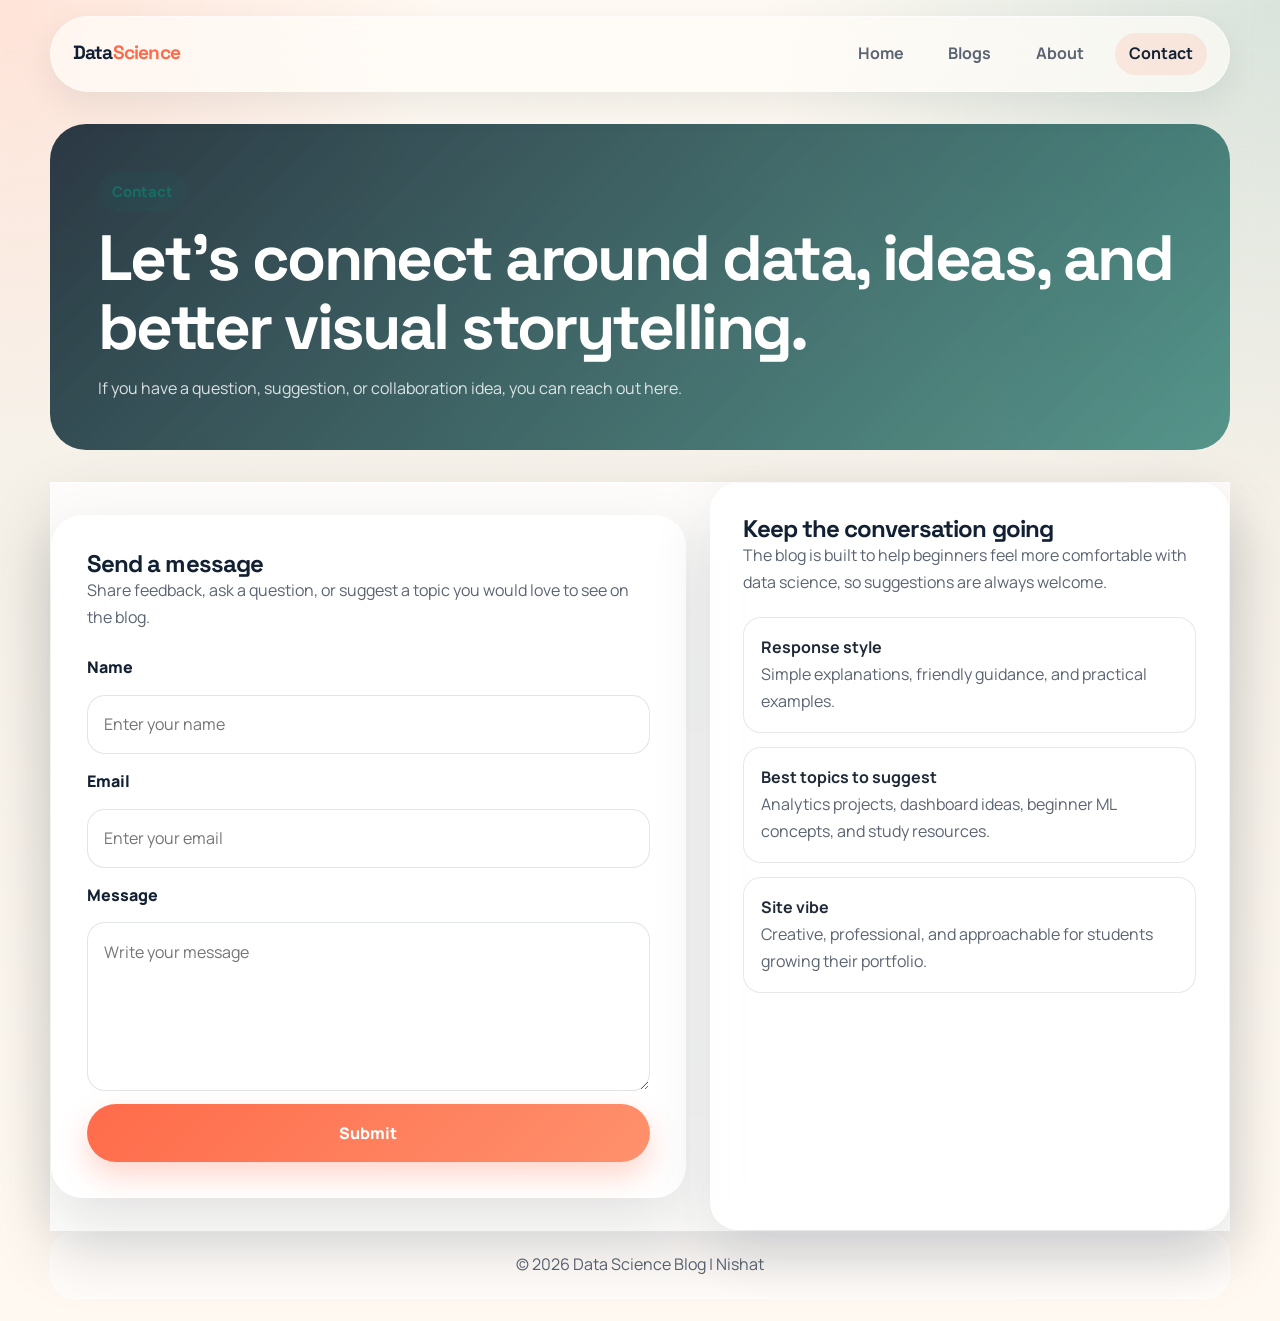
<file: contact.html>
<!DOCTYPE html>
<html lang="en">
<head>
  <!-- Google tag (gtag.js) -->
<script async src="https://www.googletagmanager.com/gtag/js?id=G-6S805C29V1"></script>
<script>
  window.dataLayer = window.dataLayer || [];
  function gtag(){dataLayer.push(arguments);}
  gtag('js', new Date());

  gtag('config', 'G-6S805C29V1');
</script>
  <meta charset="UTF-8">
  <meta name="viewport" content="width=device-width, initial-scale=1.0">
  <title>Contact</title>
  <link rel="stylesheet" href="style.css">
  <link rel="stylesheet" href="https://cdnjs.cloudflare.com/ajax/libs/font-awesome/6.5.0/css/all.min.css">
</head>
<body>
<header class="navbar">
  <div class="logo">Data<span>Science</span></div>
  <nav>
    <a href="index.html">Home</a>
    <a href="blog.html">Blogs</a>
    <a href="about.html">About</a>
    <a href="contact.html" class="active">Contact</a>
  </nav>
</header>

<section class="page-hero" style="background: url('https://images.unsplash.com/photo-1517048676732-d65bc937f952?auto=format&fit=crop&w=1400&q=80') center/cover;">
  <span class="eyebrow">Contact</span>
  <h1>Let’s connect around data, ideas, and better visual storytelling.</h1>
  <p>If you have a question, suggestion, or collaboration idea, you can reach out here.</p>
</section>

<section class="contact-grid">
  <div class="post-container">
    <h2>Send a message</h2>
    <p>Share feedback, ask a question, or suggest a topic you would love to see on the blog.</p>
    <form onsubmit="submitForm(event)">
      <label for="name">Name</label>
      <input id="name" type="text" placeholder="Enter your name" required>

      <label for="email">Email</label>
      <input id="email" type="email" placeholder="Enter your email" required>

      <label for="message">Message</label>
      <textarea id="message" rows="5" placeholder="Write your message" required></textarea>

      <button type="submit">Submit</button>
    </form>
  </div>
  <div class="panel">
    <h2>Keep the conversation going</h2>
    <p>The blog is built to help beginners feel more comfortable with data science, so suggestions are always welcome.</p>
    <div class="contact-list">
      <div class="contact-item">
        <strong>Response style</strong>
        <p>Simple explanations, friendly guidance, and practical examples.</p>
      </div>
      <div class="contact-item">
        <strong>Best topics to suggest</strong>
        <p>Analytics projects, dashboard ideas, beginner ML concepts, and study resources.</p>
      </div>
      <div class="contact-item">
        <strong>Site vibe</strong>
        <p>Creative, professional, and approachable for students growing their portfolio.</p>
      </div>
    </div>
  </div>
</section>

<footer>
  <p>&copy; 2026 Data Science Blog | Nishat</p>
</footer>

<script src="script.js"></script>
</body>
</html>
</file>
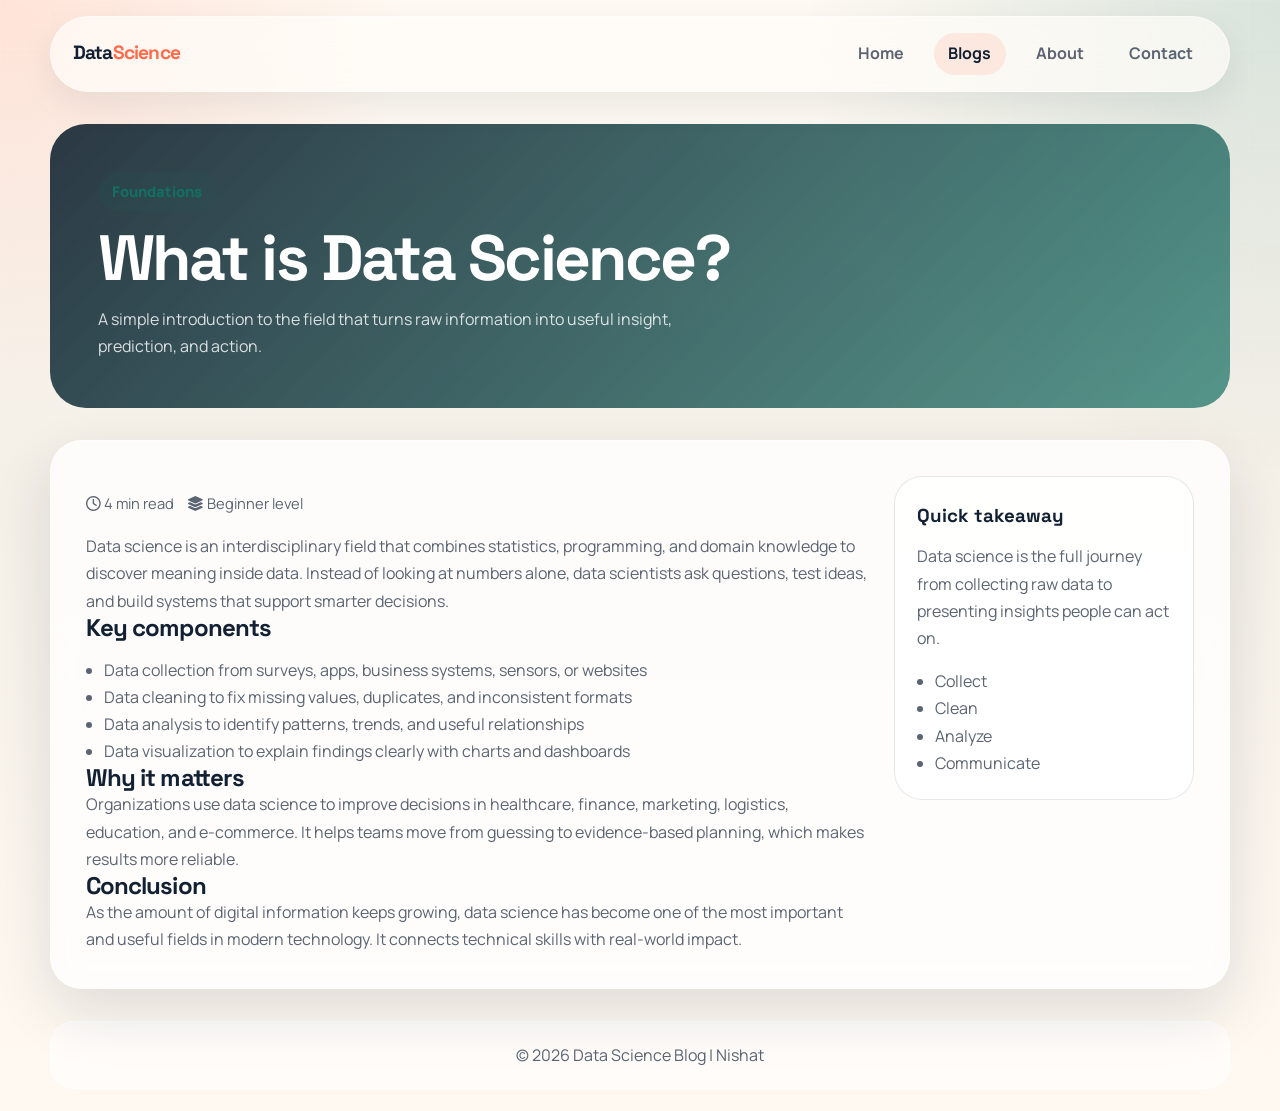
<file: post1.html>
<!DOCTYPE html>
<html lang="en">
<head>
  <!-- Google tag (gtag.js) -->
<script async src="https://www.googletagmanager.com/gtag/js?id=G-6S805C29V1"></script>
<script>
  window.dataLayer = window.dataLayer || [];
  function gtag(){dataLayer.push(arguments);}
  gtag('js', new Date());

  gtag('config', 'G-6S805C29V1');
</script>
  <meta charset="UTF-8">
  <meta name="viewport" content="width=device-width, initial-scale=1.0">
  <title>What is Data Science?</title>
  <link rel="stylesheet" href="style.css">
  <link rel="stylesheet" href="https://cdnjs.cloudflare.com/ajax/libs/font-awesome/6.5.0/css/all.min.css">
</head>
<body>
<header class="navbar">
  <div class="logo">Data<span>Science</span></div>
  <nav>
    <a href="index.html">Home</a>
    <a href="blog.html" class="active">Blogs</a>
    <a href="about.html">About</a>
    <a href="contact.html">Contact</a>
  </nav>
</header>

<section class="post-hero" style="background: url('https://images.unsplash.com/photo-1551288049-bebda4e38f71?auto=format&fit=crop&w=1400&q=80') center/cover;">
  <span class="eyebrow">Foundations</span>
  <h1>What is Data Science?</h1>
  <p class="post-lead">A simple introduction to the field that turns raw information into useful insight, prediction, and action.</p>
</section>

<section class="post-container post-layout">
  <article>
    <div class="meta-row">
      <span><i class="fa-regular fa-clock"></i> 4 min read</span>
      <span><i class="fa-solid fa-layer-group"></i> Beginner level</span>
    </div>
    <p>
      Data science is an interdisciplinary field that combines statistics, programming, and domain knowledge
      to discover meaning inside data. Instead of looking at numbers alone, data scientists ask questions,
      test ideas, and build systems that support smarter decisions.
    </p>
    <h2>Key components</h2>
    <ul>
      <li>Data collection from surveys, apps, business systems, sensors, or websites</li>
      <li>Data cleaning to fix missing values, duplicates, and inconsistent formats</li>
      <li>Data analysis to identify patterns, trends, and useful relationships</li>
      <li>Data visualization to explain findings clearly with charts and dashboards</li>
    </ul>
    <h2>Why it matters</h2>
    <p>
      Organizations use data science to improve decisions in healthcare, finance, marketing, logistics, education,
      and e-commerce. It helps teams move from guessing to evidence-based planning, which makes results more reliable.
    </p>
    <h2>Conclusion</h2>
    <p>
      As the amount of digital information keeps growing, data science has become one of the most important and useful
      fields in modern technology. It connects technical skills with real-world impact.
    </p>
  </article>
  <aside class="sidebar-note">
    <h3>Quick takeaway</h3>
    <p>Data science is the full journey from collecting raw data to presenting insights people can act on.</p>
    <ul>
      <li>Collect</li>
      <li>Clean</li>
      <li>Analyze</li>
      <li>Communicate</li>
    </ul>
  </aside>
</section>

<footer>
  <p>&copy; 2026 Data Science Blog | Nishat</p>
</footer>
</body>
</html>
</file>
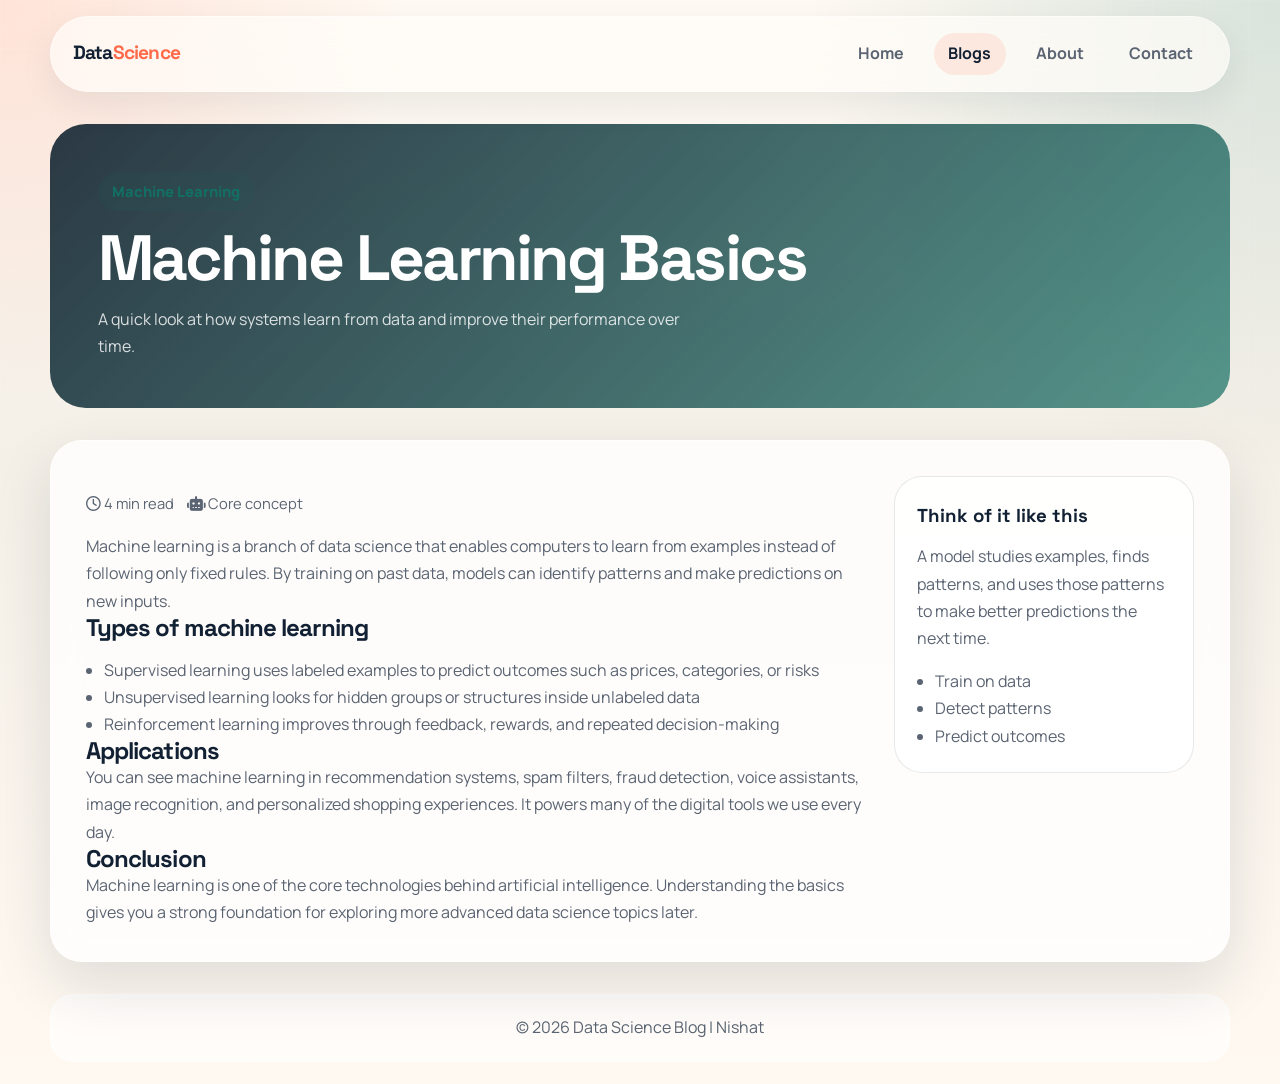
<file: post2.html>
<!DOCTYPE html>
<html lang="en">
<head>
  <!-- Google tag (gtag.js) -->
<script async src="https://www.googletagmanager.com/gtag/js?id=G-6S805C29V1"></script>
<script>
  window.dataLayer = window.dataLayer || [];
  function gtag(){dataLayer.push(arguments);}
  gtag('js', new Date());

  gtag('config', 'G-6S805C29V1');
</script>
  <meta charset="UTF-8">
  <meta name="viewport" content="width=device-width, initial-scale=1.0">
  <title>Machine Learning Basics</title>
  <link rel="stylesheet" href="style.css">
  <link rel="stylesheet" href="https://cdnjs.cloudflare.com/ajax/libs/font-awesome/6.5.0/css/all.min.css">
</head>
<body>
<header class="navbar">
  <div class="logo">Data<span>Science</span></div>
  <nav>
    <a href="index.html">Home</a>
    <a href="blog.html" class="active">Blogs</a>
    <a href="about.html">About</a>
    <a href="contact.html">Contact</a>
  </nav>
</header>

<section class="post-hero" style="background: url('https://images.unsplash.com/photo-1527474305487-b87b222841cc?auto=format&fit=crop&w=1400&q=80') center/cover;">
  <span class="eyebrow">Machine Learning</span>
  <h1>Machine Learning Basics</h1>
  <p class="post-lead">A quick look at how systems learn from data and improve their performance over time.</p>
</section>

<section class="post-container post-layout">
  <article>
    <div class="meta-row">
      <span><i class="fa-regular fa-clock"></i> 4 min read</span>
      <span><i class="fa-solid fa-robot"></i> Core concept</span>
    </div>
    <p>
      Machine learning is a branch of data science that enables computers to learn from examples instead of following only
      fixed rules. By training on past data, models can identify patterns and make predictions on new inputs.
    </p>
    <h2>Types of machine learning</h2>
    <ul>
      <li>Supervised learning uses labeled examples to predict outcomes such as prices, categories, or risks</li>
      <li>Unsupervised learning looks for hidden groups or structures inside unlabeled data</li>
      <li>Reinforcement learning improves through feedback, rewards, and repeated decision-making</li>
    </ul>
    <h2>Applications</h2>
    <p>
      You can see machine learning in recommendation systems, spam filters, fraud detection, voice assistants,
      image recognition, and personalized shopping experiences. It powers many of the digital tools we use every day.
    </p>
    <h2>Conclusion</h2>
    <p>
      Machine learning is one of the core technologies behind artificial intelligence. Understanding the basics gives you
      a strong foundation for exploring more advanced data science topics later.
    </p>
  </article>
  <aside class="sidebar-note">
    <h3>Think of it like this</h3>
    <p>A model studies examples, finds patterns, and uses those patterns to make better predictions the next time.</p>
    <ul>
      <li>Train on data</li>
      <li>Detect patterns</li>
      <li>Predict outcomes</li>
    </ul>
  </aside>
</section>

<footer>
  <p>&copy; 2026 Data Science Blog | Nishat</p>
</footer>
</body>
</html>
</file>
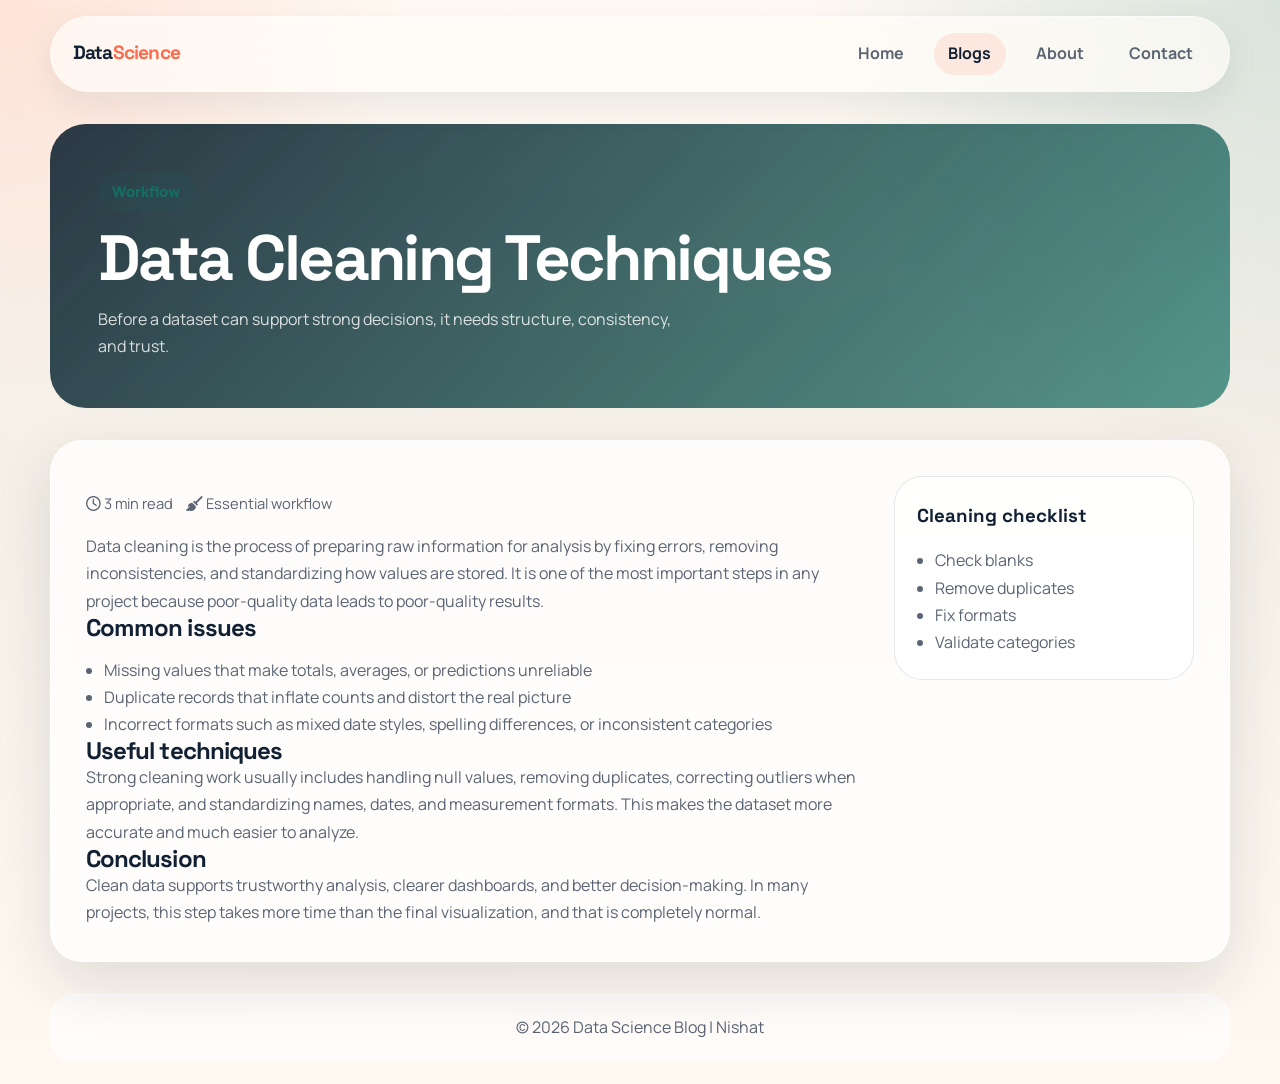
<file: post3.html>
<!DOCTYPE html>
<html lang="en">
<head>
  <!-- Google tag (gtag.js) -->
<script async src="https://www.googletagmanager.com/gtag/js?id=G-6S805C29V1"></script>
<script>
  window.dataLayer = window.dataLayer || [];
  function gtag(){dataLayer.push(arguments);}
  gtag('js', new Date());

  gtag('config', 'G-6S805C29V1');
</script>
  <meta charset="UTF-8">
  <meta name="viewport" content="width=device-width, initial-scale=1.0">
  <title>Data Cleaning Techniques</title>
  <link rel="stylesheet" href="style.css">
  <link rel="stylesheet" href="https://cdnjs.cloudflare.com/ajax/libs/font-awesome/6.5.0/css/all.min.css">
</head>
<body>
<header class="navbar">
  <div class="logo">Data<span>Science</span></div>
  <nav>
    <a href="index.html">Home</a>
    <a href="blog.html" class="active">Blogs</a>
    <a href="about.html">About</a>
    <a href="contact.html">Contact</a>
  </nav>
</header>

<section class="post-hero" style="background: url('https://images.unsplash.com/photo-1454165804606-c3d57bc86b40?auto=format&fit=crop&w=1400&q=80') center/cover;">
  <span class="eyebrow">Workflow</span>
  <h1>Data Cleaning Techniques</h1>
  <p class="post-lead">Before a dataset can support strong decisions, it needs structure, consistency, and trust.</p>
</section>

<section class="post-container post-layout">
  <article>
    <div class="meta-row">
      <span><i class="fa-regular fa-clock"></i> 3 min read</span>
      <span><i class="fa-solid fa-broom"></i> Essential workflow</span>
    </div>
    <p>
      Data cleaning is the process of preparing raw information for analysis by fixing errors, removing inconsistencies,
      and standardizing how values are stored. It is one of the most important steps in any project because poor-quality data
      leads to poor-quality results.
    </p>
    <h2>Common issues</h2>
    <ul>
      <li>Missing values that make totals, averages, or predictions unreliable</li>
      <li>Duplicate records that inflate counts and distort the real picture</li>
      <li>Incorrect formats such as mixed date styles, spelling differences, or inconsistent categories</li>
    </ul>
    <h2>Useful techniques</h2>
    <p>
      Strong cleaning work usually includes handling null values, removing duplicates, correcting outliers when appropriate,
      and standardizing names, dates, and measurement formats. This makes the dataset more accurate and much easier to analyze.
    </p>
    <h2>Conclusion</h2>
    <p>
      Clean data supports trustworthy analysis, clearer dashboards, and better decision-making. In many projects, this step
      takes more time than the final visualization, and that is completely normal.
    </p>
  </article>
  <aside class="sidebar-note">
    <h3>Cleaning checklist</h3>
    <ul>
      <li>Check blanks</li>
      <li>Remove duplicates</li>
      <li>Fix formats</li>
      <li>Validate categories</li>
    </ul>
  </aside>
</section>

<footer>
  <p>&copy; 2026 Data Science Blog | Nishat</p>
</footer>
</body>
</html>
</file>
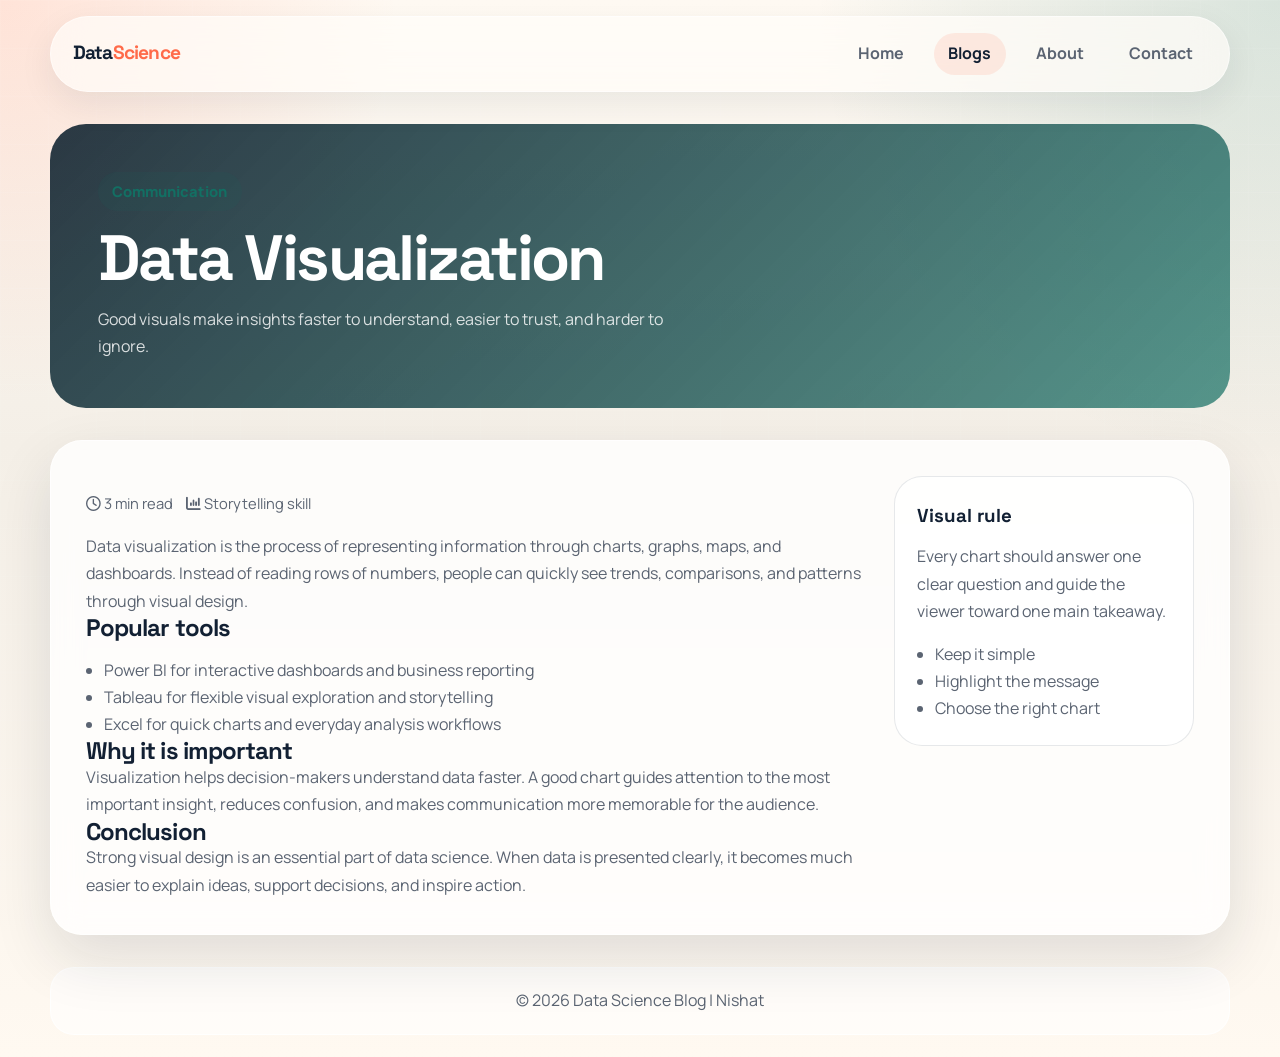
<file: post4.html>
<!DOCTYPE html>
<html lang="en">
<head>
  <!-- Google tag (gtag.js) -->
<script async src="https://www.googletagmanager.com/gtag/js?id=G-6S805C29V1"></script>
<script>
  window.dataLayer = window.dataLayer || [];
  function gtag(){dataLayer.push(arguments);}
  gtag('js', new Date());

  gtag('config', 'G-6S805C29V1');
</script>
  <meta charset="UTF-8">
  <meta name="viewport" content="width=device-width, initial-scale=1.0">
  <title>Data Visualization</title>
  <link rel="stylesheet" href="style.css">
  <link rel="stylesheet" href="https://cdnjs.cloudflare.com/ajax/libs/font-awesome/6.5.0/css/all.min.css">
</head>
<body>
<header class="navbar">
  <div class="logo">Data<span>Science</span></div>
  <nav>
    <a href="index.html">Home</a>
    <a href="blog.html" class="active">Blogs</a>
    <a href="about.html">About</a>
    <a href="contact.html">Contact</a>
  </nav>
</header>

<section class="post-hero" style="background: url('https://images.unsplash.com/photo-1460925895917-afdab827c52f?auto=format&fit=crop&w=1400&q=80') center/cover;">
  <span class="eyebrow">Communication</span>
  <h1>Data Visualization</h1>
  <p class="post-lead">Good visuals make insights faster to understand, easier to trust, and harder to ignore.</p>
</section>

<section class="post-container post-layout">
  <article>
    <div class="meta-row">
      <span><i class="fa-regular fa-clock"></i> 3 min read</span>
      <span><i class="fa-solid fa-chart-column"></i> Storytelling skill</span>
    </div>
    <p>
      Data visualization is the process of representing information through charts, graphs, maps, and dashboards.
      Instead of reading rows of numbers, people can quickly see trends, comparisons, and patterns through visual design.
    </p>
    <h2>Popular tools</h2>
    <ul>
      <li>Power BI for interactive dashboards and business reporting</li>
      <li>Tableau for flexible visual exploration and storytelling</li>
      <li>Excel for quick charts and everyday analysis workflows</li>
    </ul>
    <h2>Why it is important</h2>
    <p>
      Visualization helps decision-makers understand data faster. A good chart guides attention to the most important insight,
      reduces confusion, and makes communication more memorable for the audience.
    </p>
    <h2>Conclusion</h2>
    <p>
      Strong visual design is an essential part of data science. When data is presented clearly, it becomes much easier to
      explain ideas, support decisions, and inspire action.
    </p>
  </article>
  <aside class="sidebar-note">
    <h3>Visual rule</h3>
    <p>Every chart should answer one clear question and guide the viewer toward one main takeaway.</p>
    <ul>
      <li>Keep it simple</li>
      <li>Highlight the message</li>
      <li>Choose the right chart</li>
    </ul>
  </aside>
</section>

<footer>
  <p>&copy; 2026 Data Science Blog | Nishat</p>
</footer>
</body>
</html>
</file>
<file: style.css>
@import url('https://fonts.googleapis.com/css2?family=Manrope:wght@400;500;700;800&family=Space+Grotesk:wght@500;700&display=swap');

:root {
  --bg: #f4efe7;
  --surface: rgba(255, 255, 255, 0.78);
  --text: #1f2937;
  --muted: #5b6472;
  --heading: #122033;
  --primary: #ff6b4a;
  --secondary: #136f63;
  --border: rgba(18, 32, 51, 0.1);
  --shadow: 0 24px 60px rgba(18, 32, 51, 0.12);
  --radius-lg: 28px;
  --radius-md: 20px;
  --max-width: 1180px;
}

* {
  margin: 0;
  padding: 0;
  box-sizing: border-box;
}

html {
  scroll-behavior: smooth;
}

body {
  font-family: 'Manrope', sans-serif;
  line-height: 1.7;
  color: var(--text);
  min-height: 100vh;
  background:
    radial-gradient(circle at top left, rgba(255, 107, 74, 0.16), transparent 24%),
    radial-gradient(circle at top right, rgba(19, 111, 99, 0.16), transparent 28%),
    linear-gradient(180deg, #fffaf3 0%, var(--bg) 42%, #fff9f1 100%);
}

body::before {
  content: "";
  position: fixed;
  inset: 0;
  background-image:
    linear-gradient(rgba(255, 255, 255, 0.35) 1px, transparent 1px),
    linear-gradient(90deg, rgba(255, 255, 255, 0.35) 1px, transparent 1px);
  background-size: 48px 48px;
  opacity: 0.22;
  pointer-events: none;
  z-index: -1;
}

a {
  color: inherit;
  text-decoration: none;
}

img {
  display: block;
  width: 100%;
}

button,
.button-link {
  border: none;
  border-radius: 999px;
  background: linear-gradient(135deg, var(--primary), #ff916d);
  color: white;
  cursor: pointer;
  font: inherit;
  font-weight: 800;
  padding: 0.95rem 1.4rem;
  box-shadow: 0 14px 30px rgba(255, 107, 74, 0.28);
  transition: transform 0.25s ease, box-shadow 0.25s ease;
}

button:hover,
.button-link:hover {
  transform: translateY(-2px);
  box-shadow: 0 18px 35px rgba(255, 107, 74, 0.36);
}

main,
section {
  width: min(var(--max-width), calc(100% - 2rem));
  margin: 0 auto;
}

.navbar {
  width: min(var(--max-width), calc(100% - 2rem));
  margin: 1rem auto 0;
  padding: 1rem 1.35rem;
  display: flex;
  align-items: center;
  justify-content: space-between;
  gap: 1rem;
  position: sticky;
  top: 16px;
  z-index: 10;
  border: 1px solid rgba(255, 255, 255, 0.5);
  background: rgba(255, 253, 249, 0.72);
  backdrop-filter: blur(18px);
  border-radius: 999px;
  box-shadow: 0 12px 34px rgba(18, 32, 51, 0.08);
}

.logo {
  font-family: 'Space Grotesk', sans-serif;
  font-weight: 700;
  color: var(--heading);
  letter-spacing: -0.04em;
  font-size: 1.2rem;
}

.logo span {
  color: var(--primary);
}

nav {
  display: flex;
  gap: 1rem;
  flex-wrap: wrap;
}

nav a {
  color: var(--muted);
  font-weight: 700;
  padding: 0.45rem 0.9rem;
  border-radius: 999px;
  transition: color 0.2s ease, background-color 0.2s ease;
}

nav a:hover,
nav a.active {
  background: rgba(255, 107, 74, 0.12);
  color: var(--heading);
}

.hero {
  padding: 4.5rem 0 2rem;
  display: grid;
  grid-template-columns: minmax(0, 1.2fr) minmax(320px, 0.8fr);
  gap: 2rem;
  align-items: center;
}

.hero-content,
.hero-visual,
.panel,
.card,
.feature-box,
.contact-grid,
.about-grid,
.cta,
.post-container {
  background: var(--surface);
  border: 1px solid rgba(255, 255, 255, 0.7);
  backdrop-filter: blur(14px);
  box-shadow: var(--shadow);
}

.hero-content {
  border-radius: var(--radius-lg);
  padding: 3rem;
}

.eyebrow {
  display: inline-flex;
  align-items: center;
  padding: 0.45rem 0.9rem;
  border-radius: 999px;
  background: rgba(19, 111, 99, 0.1);
  color: var(--secondary);
  font-size: 0.92rem;
  font-weight: 800;
}

.hero h1,
.page-hero h1,
.post-hero h1,
.post-container h1,
.post-container h2,
.panel h2,
.blogs h2,
.intro h2 {
  font-family: 'Space Grotesk', sans-serif;
  color: var(--heading);
  line-height: 1.08;
  letter-spacing: -0.04em;
}

.hero h1 {
  font-size: clamp(2.8rem, 7vw, 5.4rem);
  margin: 1rem 0;
}

.hero p,
.page-hero p,
.post-hero p,
.post-container p,
.card p,
.feature-box p,
.panel p {
  color: var(--muted);
}

.hero-actions {
  display: flex;
  gap: 1rem;
  flex-wrap: wrap;
  margin-top: 1.8rem;
}

.ghost-button {
  background: rgba(18, 32, 51, 0.06);
  color: var(--heading);
  box-shadow: none;
}

.hero-stats {
  display: grid;
  grid-template-columns: repeat(3, minmax(0, 1fr));
  gap: 1rem;
  margin-top: 2rem;
}

.stat {
  padding: 1rem;
  border-radius: var(--radius-md);
  background: rgba(255, 255, 255, 0.68);
  border: 1px solid var(--border);
}

.stat strong {
  display: block;
  font-size: 1.35rem;
  color: var(--heading);
}

.hero-visual {
  position: relative;
  min-height: 520px;
  border-radius: 36px;
  overflow: hidden;
}

.hero-visual img,
.highlight-card img,
.card img,
.about-photo img {
  height: 100%;
  object-fit: cover;
}

.hero-overlay {
  position: absolute;
  left: 1.25rem;
  right: 1.25rem;
  bottom: 1.25rem;
  border-radius: var(--radius-md);
  padding: 1rem 1.15rem;
  background: rgba(12, 19, 32, 0.78);
  color: white;
}

.hero-overlay p {
  color: rgba(249, 250, 251, 0.82);
}

.section-heading {
  display: flex;
  justify-content: space-between;
  align-items: end;
  gap: 1rem;
  margin-bottom: 1.5rem;
}

.intro,
.blogs,
.features,
.page-hero,
.about-grid,
.contact-grid,
.post-container,
.cta,
.post-hero {
  margin-top: 2rem;
}

.intro {
  display: grid;
  grid-template-columns: minmax(0, 1fr) minmax(280px, 380px);
  gap: 1.5rem;
}

.panel {
  padding: 2rem;
  border-radius: var(--radius-lg);
}

.panel ul,
.post-container ul,
.sidebar-note ul {
  margin-top: 1rem;
  padding-left: 1.1rem;
  color: var(--muted);
}

.highlight-card,
.about-photo {
  border-radius: var(--radius-lg);
  overflow: hidden;
}

.features {
  display: grid;
  grid-template-columns: repeat(3, minmax(0, 1fr));
  gap: 1.4rem;
}

.feature-box {
  padding: 2rem;
  border-radius: var(--radius-lg);
}

.feature-box i {
  width: 58px;
  height: 58px;
  display: inline-grid;
  place-items: center;
  border-radius: 18px;
  color: white;
  font-size: 1.3rem;
  margin-bottom: 1rem;
  background: linear-gradient(135deg, var(--secondary), #25a18e);
}

.grid {
  display: grid;
  grid-template-columns: repeat(auto-fit, minmax(240px, 1fr));
  gap: 1.5rem;
}

.card {
  border-radius: var(--radius-lg);
  overflow: hidden;
  transition: transform 0.25s ease, box-shadow 0.25s ease;
}

.card:hover {
  transform: translateY(-8px);
  box-shadow: 0 28px 60px rgba(18, 32, 51, 0.16);
}

.card img {
  height: 220px;
}

.card-body {
  padding: 1.5rem;
}

.tag {
  display: inline-block;
  margin-bottom: 0.75rem;
  font-size: 0.84rem;
  font-weight: 800;
  text-transform: uppercase;
  letter-spacing: 0.08em;
  color: var(--secondary);
}

.meta-row {
  display: flex;
  gap: 0.8rem;
  flex-wrap: wrap;
  color: var(--muted);
  font-size: 0.92rem;
  margin: 0.9rem 0 1.1rem;
}

.page-hero,
.post-hero {
  padding: 3rem;
  border-radius: 36px;
  overflow: hidden;
  position: relative;
  color: white;
}

.page-hero::before,
.post-hero::before {
  content: "";
  position: absolute;
  inset: 0;
  background: linear-gradient(135deg, rgba(13, 31, 45, 0.88), rgba(19, 111, 99, 0.7));
}

.page-hero > *,
.post-hero > * {
  position: relative;
  z-index: 1;
}

.page-hero h1,
.post-hero h1 {
  color: white;
  font-size: clamp(2.4rem, 5vw, 4.2rem);
  margin: 0.8rem 0;
}

.page-hero p,
.post-hero p {
  color: rgba(255, 255, 255, 0.82);
  max-width: 60ch;
}

.about-grid,
.contact-grid {
  display: grid;
  grid-template-columns: 1.1fr 0.9fr;
  gap: 1.5rem;
}

.post-container {
  padding: 2.2rem;
  border-radius: 32px;
  margin-bottom: 2rem;
}

.post-layout {
  display: grid;
  grid-template-columns: minmax(0, 1fr) 300px;
  gap: 1.5rem;
  align-items: start;
}

.sidebar-note {
  padding: 1.4rem;
  border-radius: var(--radius-lg);
  background: rgba(255, 255, 255, 0.82);
  border: 1px solid var(--border);
  position: sticky;
  top: 106px;
}

.sidebar-note h3 {
  font-family: 'Space Grotesk', sans-serif;
  color: var(--heading);
  margin-bottom: 0.75rem;
}

form {
  display: flex;
  flex-direction: column;
  gap: 0.85rem;
  margin-top: 1.4rem;
}

label {
  font-weight: 800;
  color: var(--heading);
}

input,
textarea {
  width: 100%;
  border-radius: 18px;
  border: 1px solid rgba(18, 32, 51, 0.12);
  background: rgba(255, 255, 255, 0.84);
  padding: 0.95rem 1rem;
  font: inherit;
  color: var(--text);
}

input:focus,
textarea:focus {
  outline: 2px solid rgba(255, 107, 74, 0.25);
  border-color: rgba(255, 107, 74, 0.35);
}

textarea {
  resize: vertical;
  min-height: 150px;
}

.contact-list,
.info-list {
  display: grid;
  gap: 0.9rem;
  margin-top: 1.3rem;
}

.contact-item,
.info-item {
  padding: 1rem 1.1rem;
  border-radius: 18px;
  background: rgba(255, 255, 255, 0.74);
  border: 1px solid var(--border);
}

.cta {
  padding: 2.5rem;
  border-radius: 36px;
  text-align: center;
  margin-bottom: 2rem;
  background:
    radial-gradient(circle at top, rgba(240, 180, 41, 0.16), transparent 36%),
    linear-gradient(135deg, rgba(19, 111, 99, 0.95), rgba(16, 66, 86, 0.95));
  color: white;
}

.cta h2 {
  font-family: 'Space Grotesk', sans-serif;
  font-size: clamp(2rem, 4vw, 3.1rem);
  margin-bottom: 0.7rem;
}

.cta p {
  max-width: 55ch;
  margin: 0 auto 1.25rem;
  color: rgba(255, 255, 255, 0.84);
}

footer {
  width: min(var(--max-width), calc(100% - 2rem));
  margin: 0 auto 1.4rem;
  padding: 1.2rem;
  border-radius: 24px;
  text-align: center;
  color: var(--muted);
  background: rgba(255, 255, 255, 0.6);
  border: 1px solid rgba(255, 255, 255, 0.7);
}

@media (max-width: 980px) {
  .hero,
  .intro,
  .about-grid,
  .contact-grid,
  .post-layout {
    grid-template-columns: 1fr;
  }

  .features {
    grid-template-columns: 1fr;
  }

  .hero-visual {
    min-height: 360px;
  }

  .sidebar-note {
    position: static;
  }
}

@media (max-width: 700px) {
  .navbar {
    border-radius: 28px;
    padding: 1rem;
    position: static;
  }

  .navbar,
  nav {
    flex-direction: column;
    align-items: flex-start;
  }

  .hero-content,
  .page-hero,
  .post-hero,
  .panel,
  .feature-box,
  .post-container,
  .cta {
    padding: 1.5rem;
  }

  .hero-stats {
    grid-template-columns: 1fr;
  }

  .section-heading {
    flex-direction: column;
    align-items: flex-start;
  }
}
</file>
